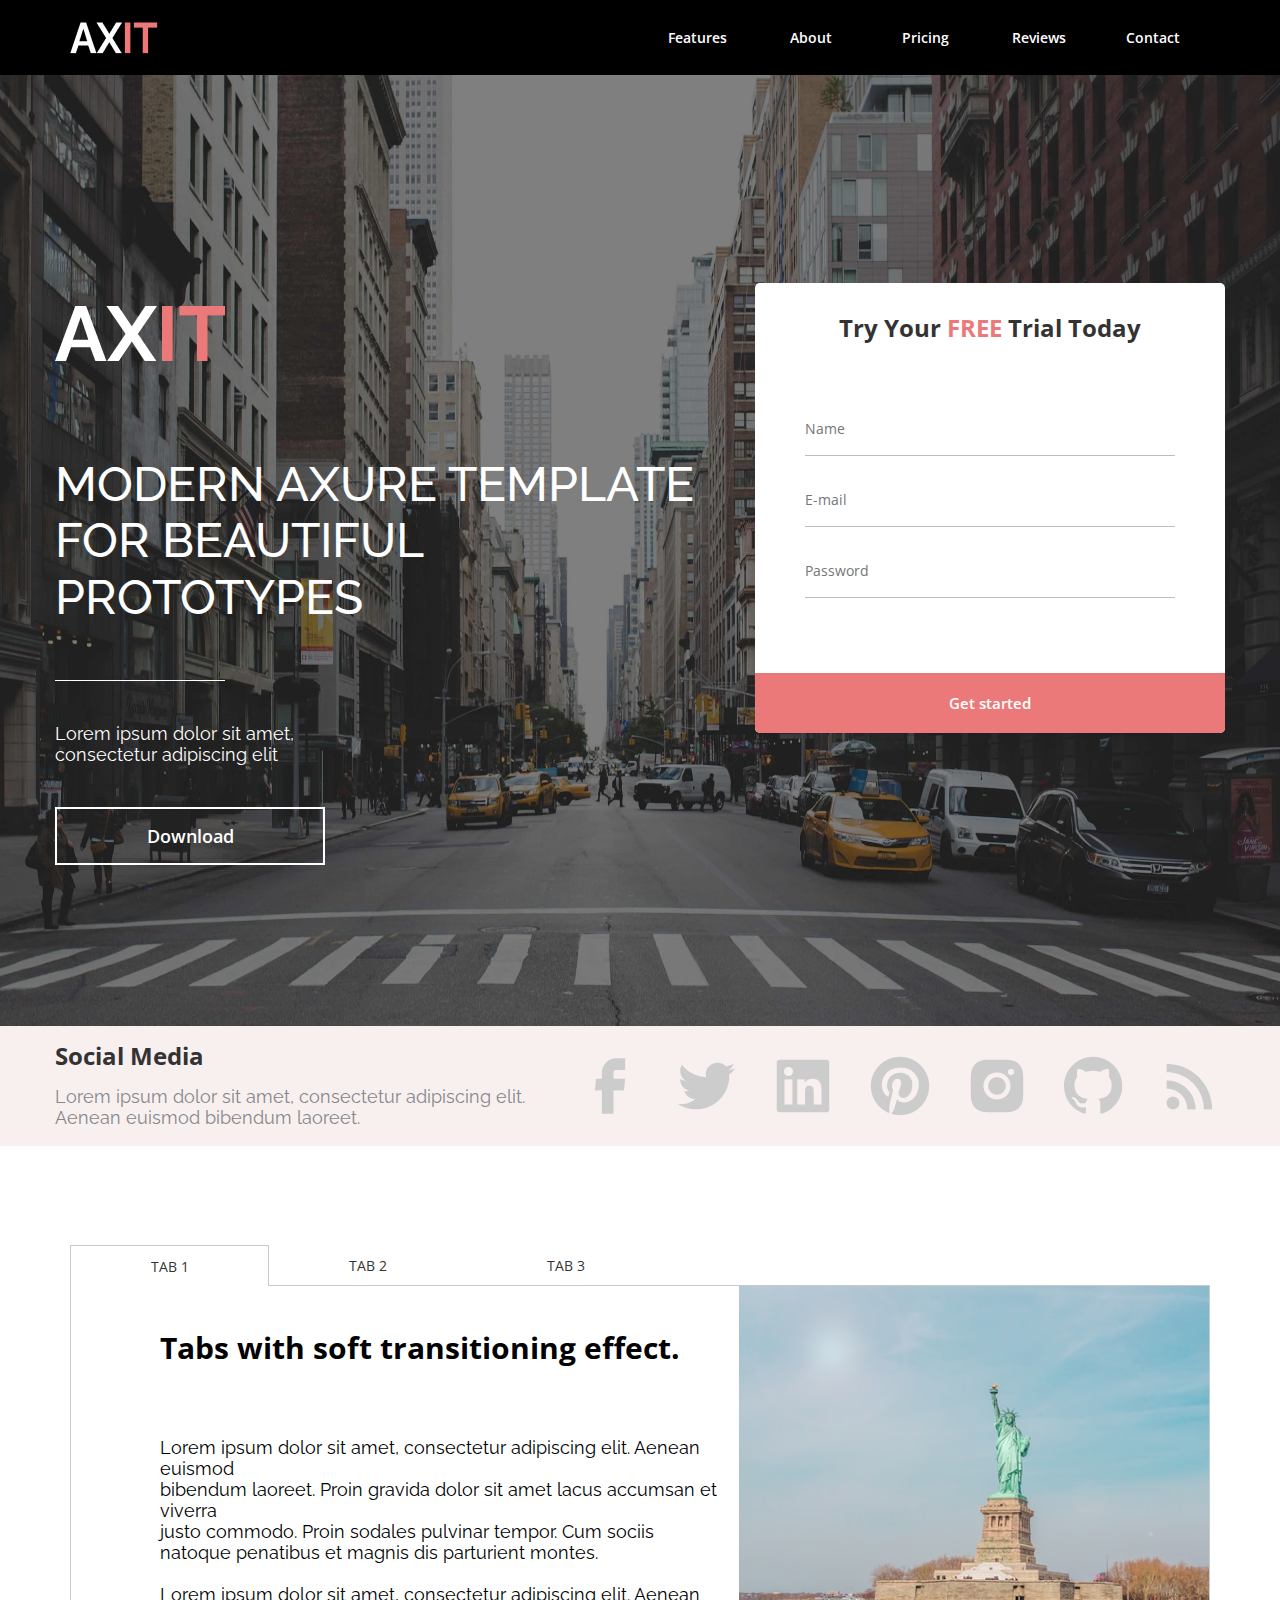
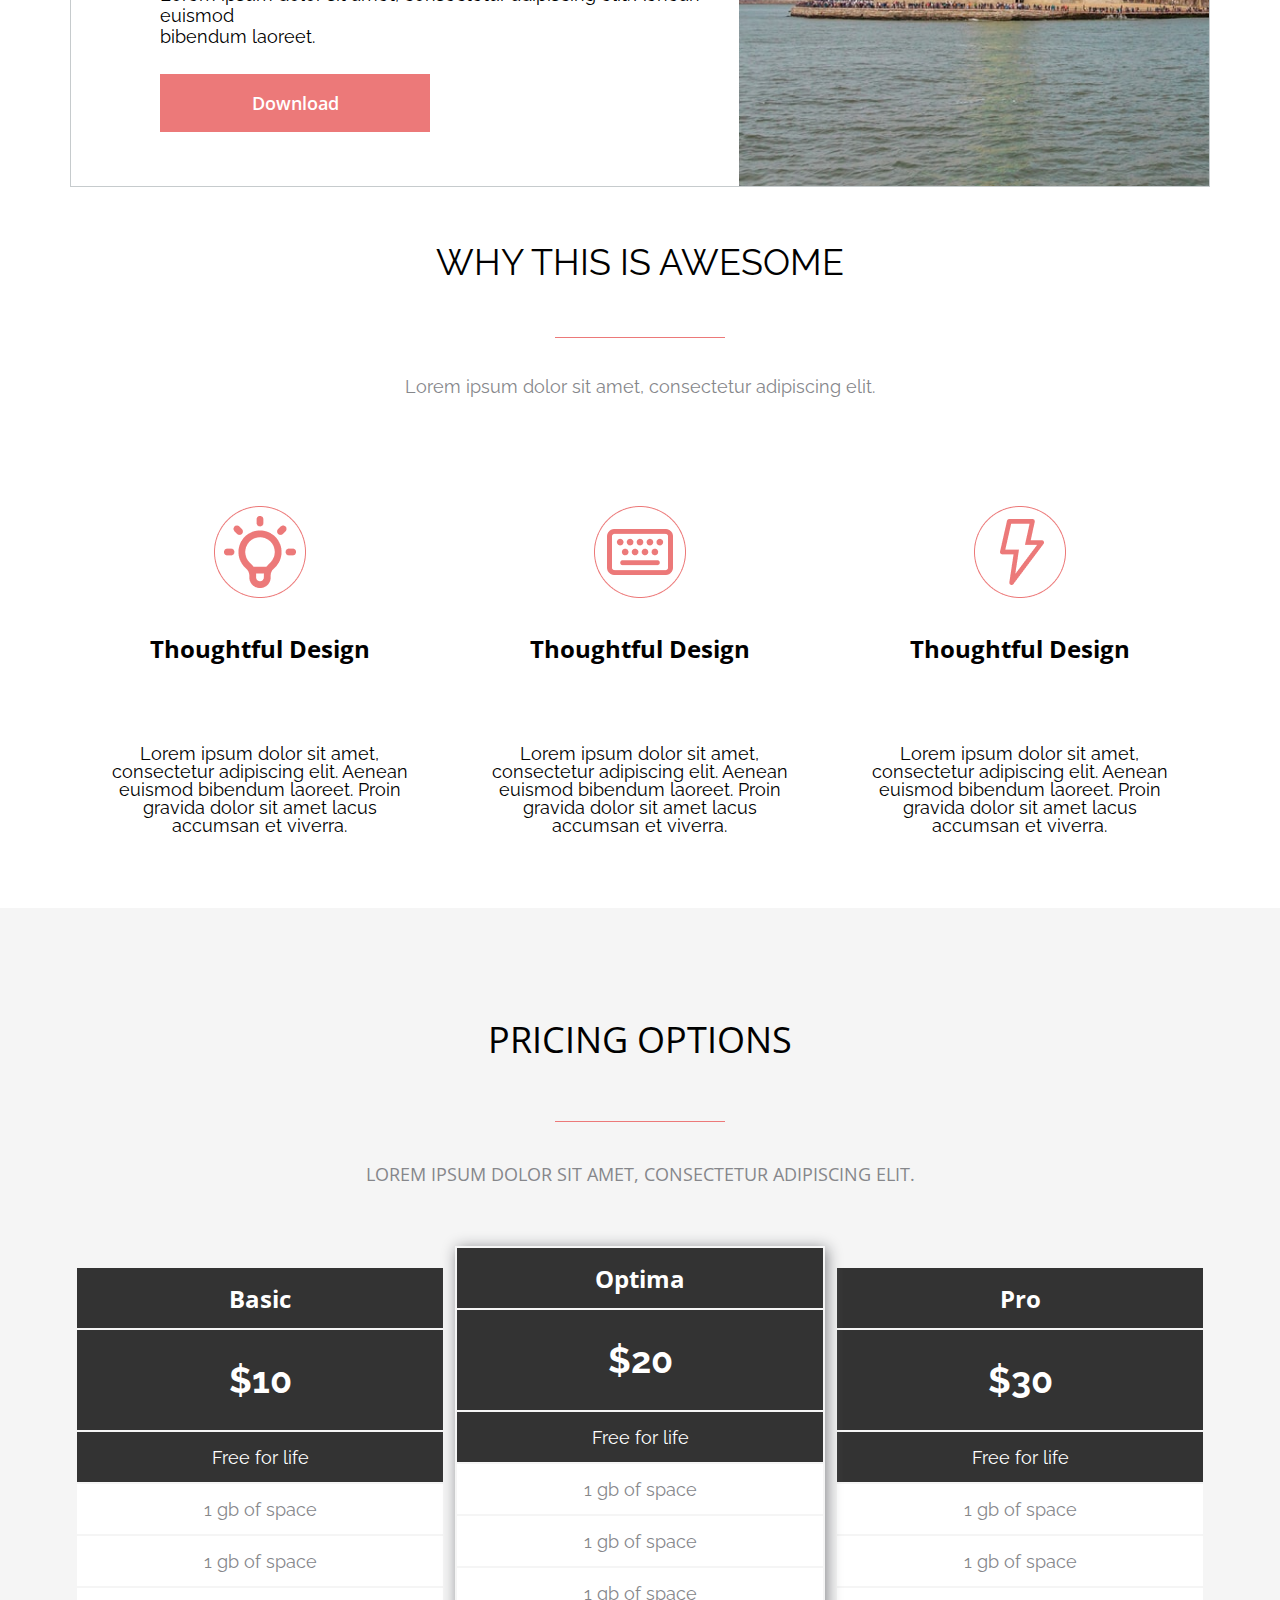
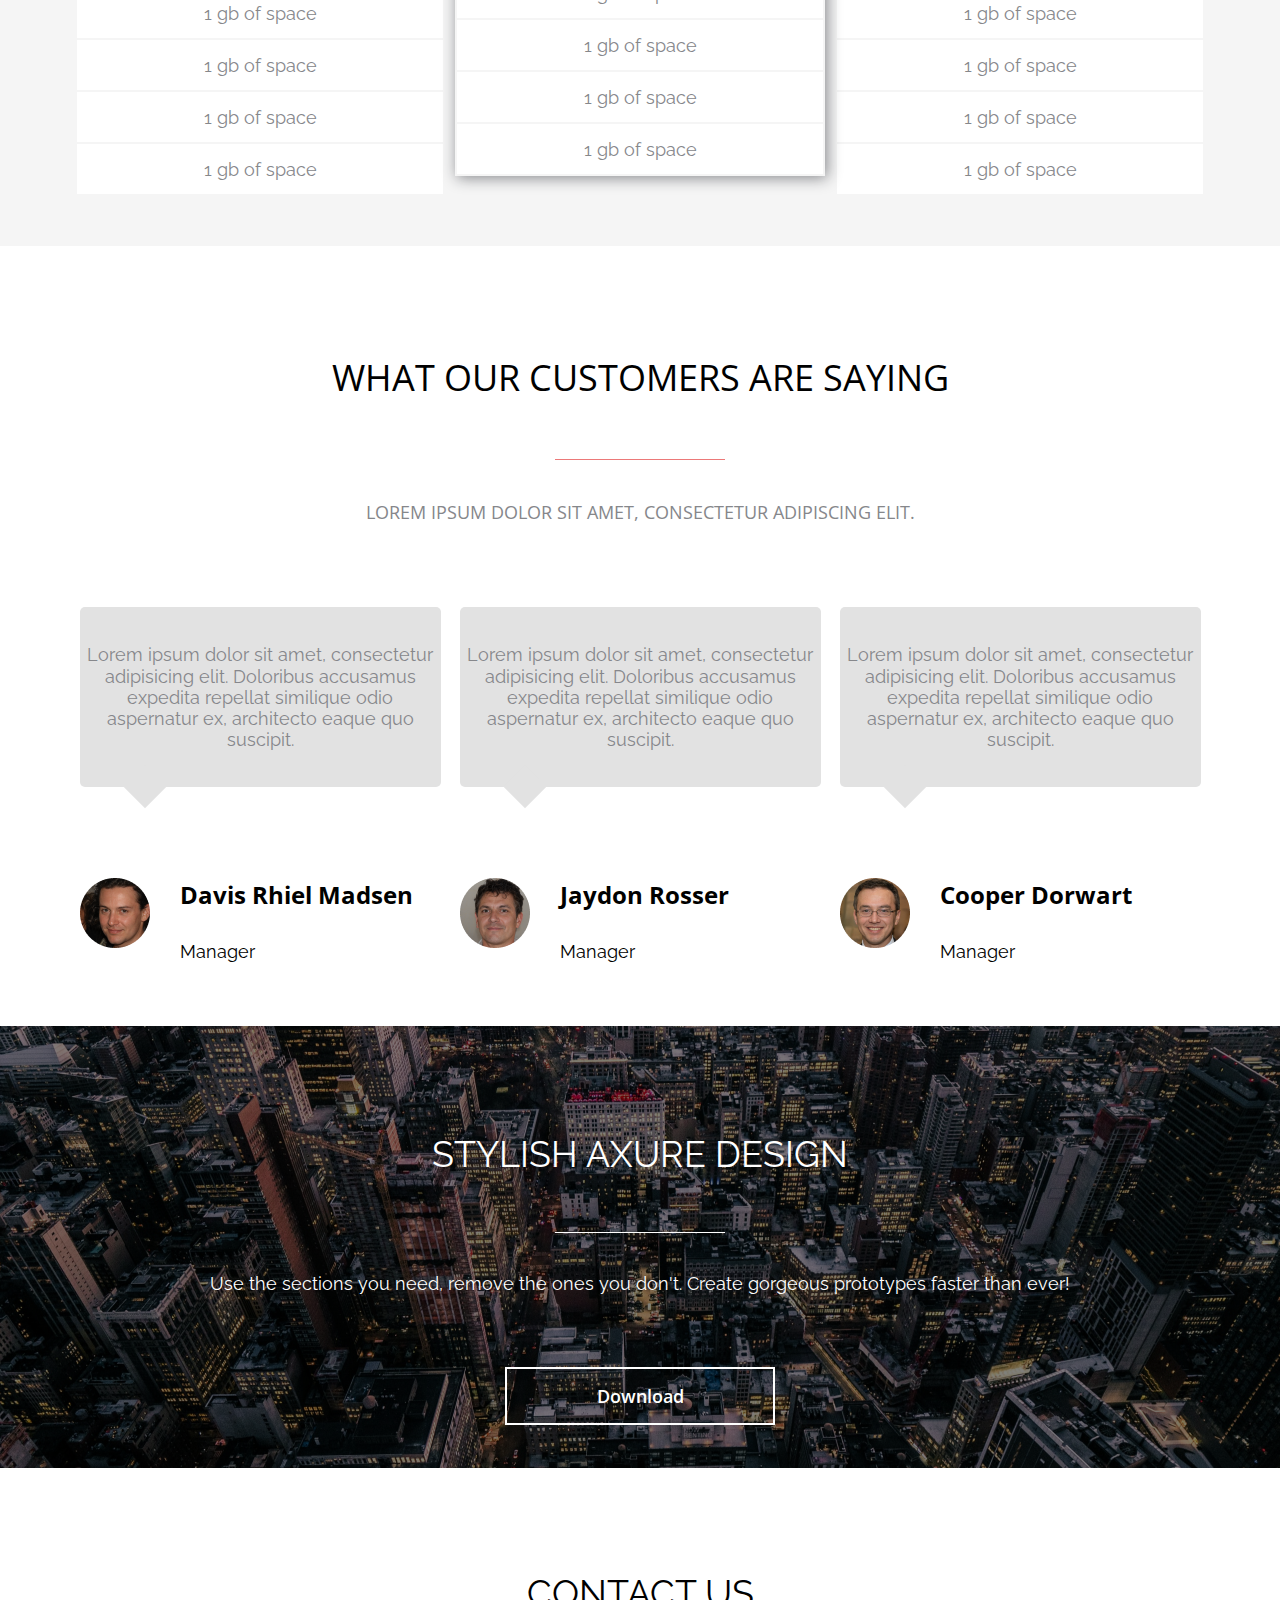
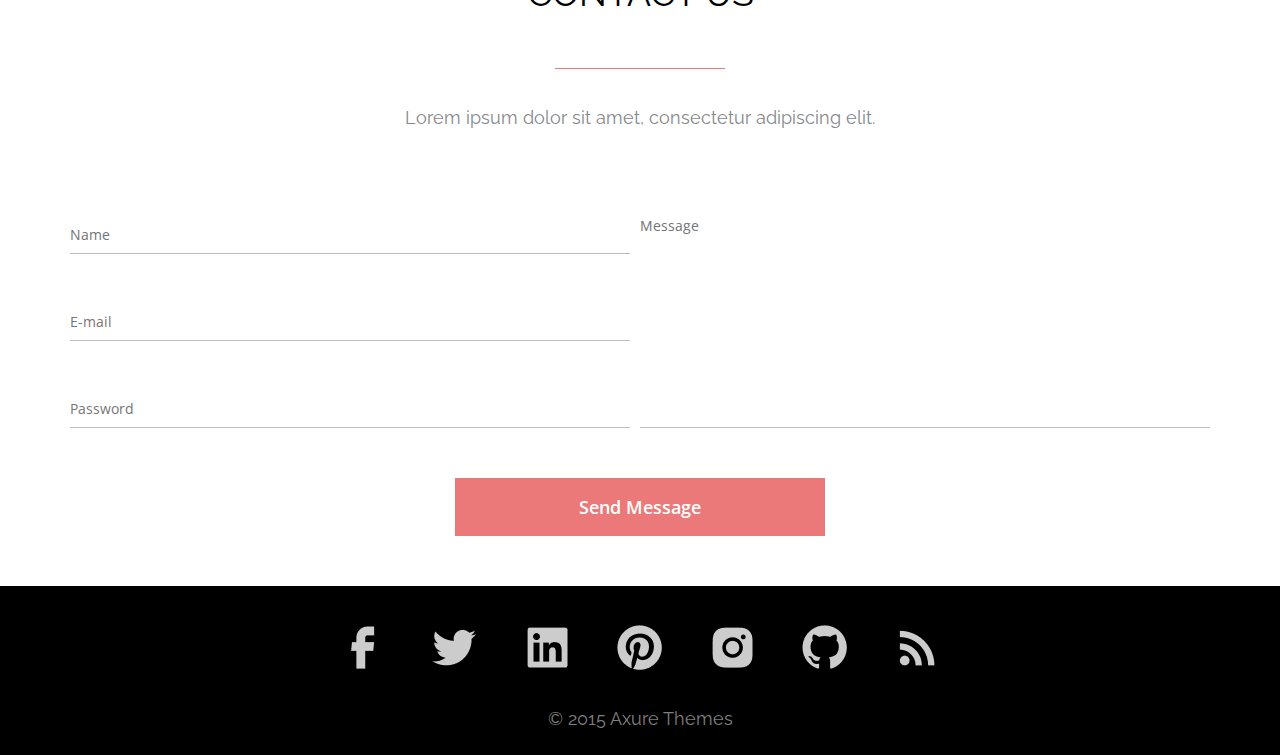
<file: index.html>
<!DOCTYPE html>
<html lang="en">
    <head>
        <meta charset="UTF-8">
        <meta name="viewport" content="width=device-width">
        <title>Awesome</title>
        <link rel="stylesheet" href="css/style.css">
        <link rel="stylesheet" href="css/features.css">
        <link rel="stylesheet" href="css/about.css">
        <link rel="stylesheet" href="css/prcing.css">
        <link rel="stylesheet" href="css/reviews.css">
        <link rel="stylesheet" href="css/header.css">
        <link rel="stylesheet" href="css/banner.css">
        <link rel="stylesheet" href="css/contact.css">
        <link rel="stylesheet" href="css/footer.css">
        <link href="https://fonts.googleapis.com/css2?family=Raleway&display=swap" rel="stylesheet">
        <link href="https://fonts.googleapis.com/css2?family=Open+Sans&display=swap" rel="stylesheet">

    </head>
    <body>
        <header class="header">
            <div class="header-container">
                <nav class="header-container__nav">
                    <div class="header-container__nav-container">
                        <a href="#" class="header-container__nav-container_logo"><img class="header-container__nav-container_logo-img"src="img/logo.png" alt="logo"></a>
                        <img class="header-container__nav-container_burger" src="img/burger.png" alt="img">
                        <div class="nav-container__nav-links">
                            <a href="#features" class="nav-container__nav-links_anchor">Features</a>
                            <a href="#about" class="nav-container__nav-links_anchor">About</a>
                            <a href="#pricing" class="nav-container__nav-links_anchor">Pricing</a>
                            <a href="#reviews" class="nav-container__nav-links_anchor">Reviews</a>
                            <a href="#contact" class="nav-container__nav-links_anchor">Contact</a>
                        </div>
                    </div>
                </nav>
                <div class="header-container__content">
                    <div class="header-container__content-container">
                        <div class="header-container__content-container__text">
                            <img class="header-container__content-container__text_big-logo" src="img/logo_big.png" alt="logo">
                            <h1 class="header-container__content-container__text_title">MODERN AXURE TEMPLATE FOR BEAUTIFUL PROTOTYPES</h1>
                            <hr class="header-container__content-container__text_line">
                            <h5 class="header-container__content-container__text_subtitle">Lorem ipsum dolor sit amet, consectetur adipiscing elit</h5>
                            <button class="header-container__content-container__text_button">Download</button>
                        </div>
                        <form class="header-container__content-container__form" action="#" method="get">
                            <h4 class="header-container__content-container__form_title">Try Your <span class="header-container__content-container__form_red">FREE</span> Trial Today</h4>
                                <input class="header-container__content-container__form_input" placeholder="Name" type="text" name="username">
                                <input class="header-container__content-container__form_input" placeholder="E-mail" type="email" name="email">
                                <input class="header-container__content-container__form_input" placeholder="Password" type="password" name="userpass">
                            <button class="header-container__content-container__form_button" type="submit">Get started</button>
                        </form>
                    </div>
                </div>
            </div>
            <div class="header__container-2">
                <div class="header__container-2__links">
                    <div class="header__container-2__links-text">
                        <h4 class="header__container-2__links-text_title">Social Media</h4>
                        <h5 class="header__container-2__links-text_subtitle">Lorem ipsum dolor sit amet, consectetur adipiscing elit. 
                            Aenean euismod bibendum laoreet.</h5>
                    </div>
                    <div class="header__container-2__links-img">
                        <a href="https://www.facebook.com/" target="_blank"><img class="header__container-2__links-img-pic" src="img/fb.png" alt="img"></a>
                        <a href="https://twitter.com/" target="_blank"><img class="header__container-2__links-img-pic" src="img/tw.png" alt="img"></a>
                        <a href="https://ru.linkedin.com/" target="_blank"><img class="header__container-2__links-img-pic" src="img/in.png" alt="img"></a>
                        <a href="https://www.pinterest.com/" target="_blank"><img class="header__container-2__links-img-pic" src="img/p.png" alt="img"></a>
                        <a href="https://www.instagram.com/" target="_blank"><img class="header__container-2__links-img-pic" src="img/inst.png" alt="img"></a>
                        <a href="https://github.com/" target="_blank"><img class="header__container-2__links-img-pic" src="img/git.png" alt="img"></a>
                        <a href="#"><img class="header__container-2__links-img-pic" src="img/hz.png" alt="img"></a>
                    </div>
                </div>
            </div>
        </header>
        <div class="main">
            <a name="features"></a>
            <div class="main-features">           
                <table class="main-features__table">
                    <tr>
                        <td class="main-features__table_act">Tab 1</td>
                        <td class="main-features__table_td">Tab 2</td>
                        <td class="main-features__table_td">Tab 3</td>
                        <td class="main-features__table_empty"></td>
                    </tr>
                </table>
                <div class="main-features__content">
                    <div class="main-features__content__text">
                        <h3 class="main-features__content__text_title">Tabs with soft transitioning effect.</h3>
                        <p class="main-features__content__text_subtitle">Lorem ipsum dolor sit amet, consectetur adipiscing elit. Aenean euismod<br> 
                            bibendum laoreet. Proin gravida dolor sit amet lacus accumsan et viverra<br> 
                            justo commodo. Proin sodales pulvinar tempor. Cum sociis natoque 
                            penatibus et magnis dis parturient montes.<br><br>
                            Lorem ipsum dolor sit amet, consectetur adipiscing elit. Aenean euismod<br>
                            bibendum laoreet.</p>
                        <button class="main-features__content__text_button" type="button">Download</button>
                    </div>
                    <img src="img/tabs.png" alt="img" class="main-features__content_img">
                </div>               
            </div>
            <a name="about"></a>
            <div class="main-about">
                <h2 class="main-about_title">WHY THIS IS AWESOME</h2>
                <hr class="main-about_border">
                <h5 class="main-about_subtitle">Lorem ipsum dolor sit amet, consectetur adipiscing elit.</h5>
                <div class="main-about__content">
                    <div class="main-about__blocks">
                        <img class="main-about__blocks_img" src="img/icon_1.png" alt="icon_1">
                        <h4 class="main-about__blocks_title">Thoughtful Design</h4>
                        <h5 class="main-about__blocks_subtitle">Lorem ipsum dolor sit amet, consectetur adipiscing 
                            elit. Aenean euismod bibendum laoreet. Proin gravida  dolor sit amet lacus accumsan et viverra.</h5>
                    </div>
                    <div class="main-about__blocks">
                        <img class="main-about__blocks_img" src="img/icon_2.png" alt="icon_2">
                        <h4 class="main-about__blocks_title">Thoughtful Design</h4>
                        <h5 class="main-about__blocks_subtitle">Lorem ipsum dolor sit amet, consectetur adipiscing 
                            elit. Aenean euismod bibendum laoreet. Proin gravida  dolor sit amet lacus accumsan et viverra.</h5>
                    </div>
                    <div class="main-about__blocks">
                        <img class="main-about__blocks_img" src="img/icon_3.png" alt="icon_3">
                        <h4 class="main-about__blocks_title">Thoughtful Design</h4>
                        <h5 class="main-about__blocks_subtitle">Lorem ipsum dolor sit amet, consectetur adipiscing 
                            elit. Aenean euismod bibendum laoreet. Proin gravida  dolor sit amet lacus accumsan et viverra.</h5>
                    </div>
                </div>
            </div>
            <a name="pricing"></a>
            <div class="main-pricing">
                <div class="main-pricing__container">
                    <h2 class="main-pricing__container_title">pricing options</h2>
                    <hr class="main-pricing__container_border">
                    <h5 class="main-pricing__container_subtitle">Lorem ipsum dolor sit amet, consectetur adipiscing elit.</h5>
                    <div class="main-pricing__container__table">
                        <table class="main-pricing__container__table_tab">
                            <tr class="main-pricing__container__table_title"><td>Basic</td></tr>
                            <tr class="main-pricing__container__table_cost"><td>$10</td></tr>
                            <tr class="main-pricing__container__table_text"><td>Free for life</td></tr>
                            <tr class="main-pricing__container__table_string"><td>1 gb of space</td></tr>
                            <tr class="main-pricing__container__table_string"><td>1 gb of space</td></tr>
                            <tr class="main-pricing__container__table_string"><td>1 gb of space</td></tr>
                            <tr class="main-pricing__container__table_string"><td>1 gb of space</td></tr>
                            <tr class="main-pricing__container__table_string"><td>1 gb of space</td></tr>
                            <tr class="main-pricing__container__table_string"><td>1 gb of space</td></tr>
                        </table>
                        <table class="main-pricing__container__table_tab main-pricing__container__table_shadow">
                            <tr class="main-pricing__container__table_title"><td>Optima</td></tr>
                            <tr class="main-pricing__container__table_cost"><td>$20</td></tr>
                            <tr class="main-pricing__container__table_text"><td>Free for life</td></tr>
                            <tr class="main-pricing__container__table_string"><td>1 gb of space</td></tr>
                            <tr class="main-pricing__container__table_string"><td>1 gb of space</td></tr>
                            <tr class="main-pricing__container__table_string"><td>1 gb of space</td></tr>
                            <tr class="main-pricing__container__table_string"><td>1 gb of space</td></tr>
                            <tr class="main-pricing__container__table_string"><td>1 gb of space</td></tr>
                            <tr class="main-pricing__container__table_string"><td>1 gb of space</td></tr>
                        </table>
                        <table class="main-pricing__container__table_tab">
                            <tr class="main-pricing__container__table_title"><td>Pro</td></tr>
                            <tr class="main-pricing__container__table_cost"><td>$30</td></tr>
                            <tr class="main-pricing__container__table_text"><td>Free for life</td></tr>
                            <tr class="main-pricing__container__table_string"><td>1 gb of space</td></tr>
                            <tr class="main-pricing__container__table_string"><td>1 gb of space</td></tr>
                            <tr class="main-pricing__container__table_string"><td>1 gb of space</td></tr>
                            <tr class="main-pricing__container__table_string"><td>1 gb of space</td></tr>
                            <tr class="main-pricing__container__table_string"><td>1 gb of space</td></tr>
                            <tr class="main-pricing__container__table_string"><td>1 gb of space</td></tr>
                        </table>
                    </div>
                </div>
            </div>
            <a name="reviews"></a>
            <div class="main-reviews">
                <h2 class="main-reviews_title">what our customers are saying</h2>
                <hr class="main-reviews_border">
                <h5 class="main-reviews_subtitle">Lorem ipsum dolor sit amet, consectetur adipiscing elit.</h5>
                <div class="main-reviews__customers">
                    <div class="main-reviews__customers-block">
                        <div class="main-reviews__customers-block_text">Lorem ipsum dolor sit amet, 
                            consectetur adipisicing elit. Doloribus 
                            accusamus expedita repellat similique 
                            odio aspernatur ex, architecto eaque 
                            quo suscipit.
                        </div>
                        <div class="main-reviews__customers-block_triangle"></div>
                        <div class="main-reviews__customers-block__photo">
                            <img class="main-reviews__customers-block__photo_img" src="img/Ellipse_1.png" alt="img">
                            <div class="main-reviews__customers-block__photo-info">
                                <h4 class="main-reviews__customers-block__photo-info_name">Davis Rhiel Madsen</h4>
                                <h5 class="main-reviews__customers-block__photo-info_job">Manager</h5>
                            </div>
                        </div>
                    </div>
                    <div class="main-reviews__customers-block">
                        <div class="main-reviews__customers-block_text">Lorem ipsum dolor sit amet, 
                            consectetur adipisicing elit. Doloribus 
                            accusamus expedita repellat similique 
                            odio aspernatur ex, architecto eaque 
                            quo suscipit.</div>
                        <div class="main-reviews__customers-block_triangle"></div>
                        <div class="main-reviews__customers-block__photo">
                            <img class="main-reviews__customers-block__photo_img" src="img/Ellipse_2.png" alt="img">
                            <div class="main-reviews__customers-block__photo-info">
                                <h4 class="main-reviews__customers-block__photo-info_name">Jaydon Rosser</h4>
                                <h5 class="main-reviews__customers-block__photo-info_job">Manager</h5>
                            </div>
                        </div>
                    </div>
                    <div class="main-reviews__customers-block">
                        <div class="main-reviews__customers-block_text">Lorem ipsum dolor sit amet, 
                            consectetur adipisicing elit. Doloribus 
                            accusamus expedita repellat similique 
                            odio aspernatur ex, architecto eaque 
                            quo suscipit.</div>
                        <div class="main-reviews__customers-block_triangle"></div>
                        <div class="main-reviews__customers-block__photo">
                            <img class="main-reviews__customers-block__photo_img" src="img/Ellipse_3.png" alt="img">
                            <div class="main-reviews__customers-block__photo-info">
                                <h4 class="main-reviews__customers-block__photo-info_name">Cooper Dorwart</h4>
                                <h5 class="main-reviews__customers-block__photo-info_job">Manager</h5>
                            </div>
                        </div>
                    </div>
                </div>
                <img class="main-reviews__customers_dots" src="img/dots.png" alt="img">               
            </div>
            <div class="main-banner">
                <div class="main-banner-bg">
                    <div class="main-banner-bg__content">
                        <h2 class="main-banner-bg__content_title">STYLISH AXURE DESIGN</h2>
                        <hr class="main-banner-bg__content_line">
                        <h5 class="main-banner-bg__content_subtitle">Use the sections you need, remove the ones you don't.  Create gorgeous prototypes faster than ever!</h5>
                        <div class="main-banner-bg__content__button">
                            <button class="main-banner-bg__content__button_none" download>Download</button>
                        </div>
                    </div>
                </div>
            </div>
            <a name="contact"></a>
            <div class="main-contact">
                <h2 class="main-contact_title">contact us</h2>
                <hr class="main-contact_border">
                <h5 class="main-contact_subtitle">Lorem ipsum dolor sit amet, consectetur adipiscing elit.</h5>
                <form class="main-contact__form" action="#" method="get">
                    <div class="main-contact__form-inputs">
                        <input class="main-contact__form-inputs_string" placeholder="Name" type="text" name="username">
                        <input class="main-contact__form-inputs_string" placeholder="E-mail" type="email" name="email">
                        <input class="main-contact__form-inputs_string" placeholder="Password" type="password" name="userpass">
                    </div>
                    <textarea class="main-contact__form-area" name="usermsg" placeholder="Message"></textarea>
                    <button class="main-contact__form_button" type="submit">Send Message</button>
                </form>
            </div>
        </div>
        <footer class="footer">
            <div class="footer__links">
                <a class="footer__links_icon" href="https://www.facebook.com/" target="_blank"><img class="footer__links_img" src="img/facebook_icon.png" alt="fb"></a>
                <a class="footer__links_icon" href="https://twitter.com/" target="_blank"><img class="footer__links_img" src="img/twitter_icon.png" alt="tw"></a>
                <a class="footer__links_icon" href="https://ru.linkedin.com/" target="_blank"><img class="footer__links_img" src="img/linkedin_icon.png" alt="in"></a>
                <a class="footer__links_icon" href="https://www.pinterest.com/" target="_blank"><img class="footer__links_img" src="img/pinterest_icon.png" alt="p"></a>
                <a class="footer__links_icon" href="https://www.instagram.com/" target="_blank"><img class="footer__links_img" src="img/instagram_icon.png" alt="inst"></a>
                <a class="footer__links_icon" href="https://github.com/" target="_blank"><img class="footer__links_img" src="img/github_icon.png" alt="git"></a>
                <a class="footer__links_icon" href="#"><img class="footer__links_img" src="img/rss_icon.png" alt="hz"></a>
            </div>
            <h5 class="footer_subtitle">© 2015 Axure Themes</h5>
        </footer>
    </body>
</file>
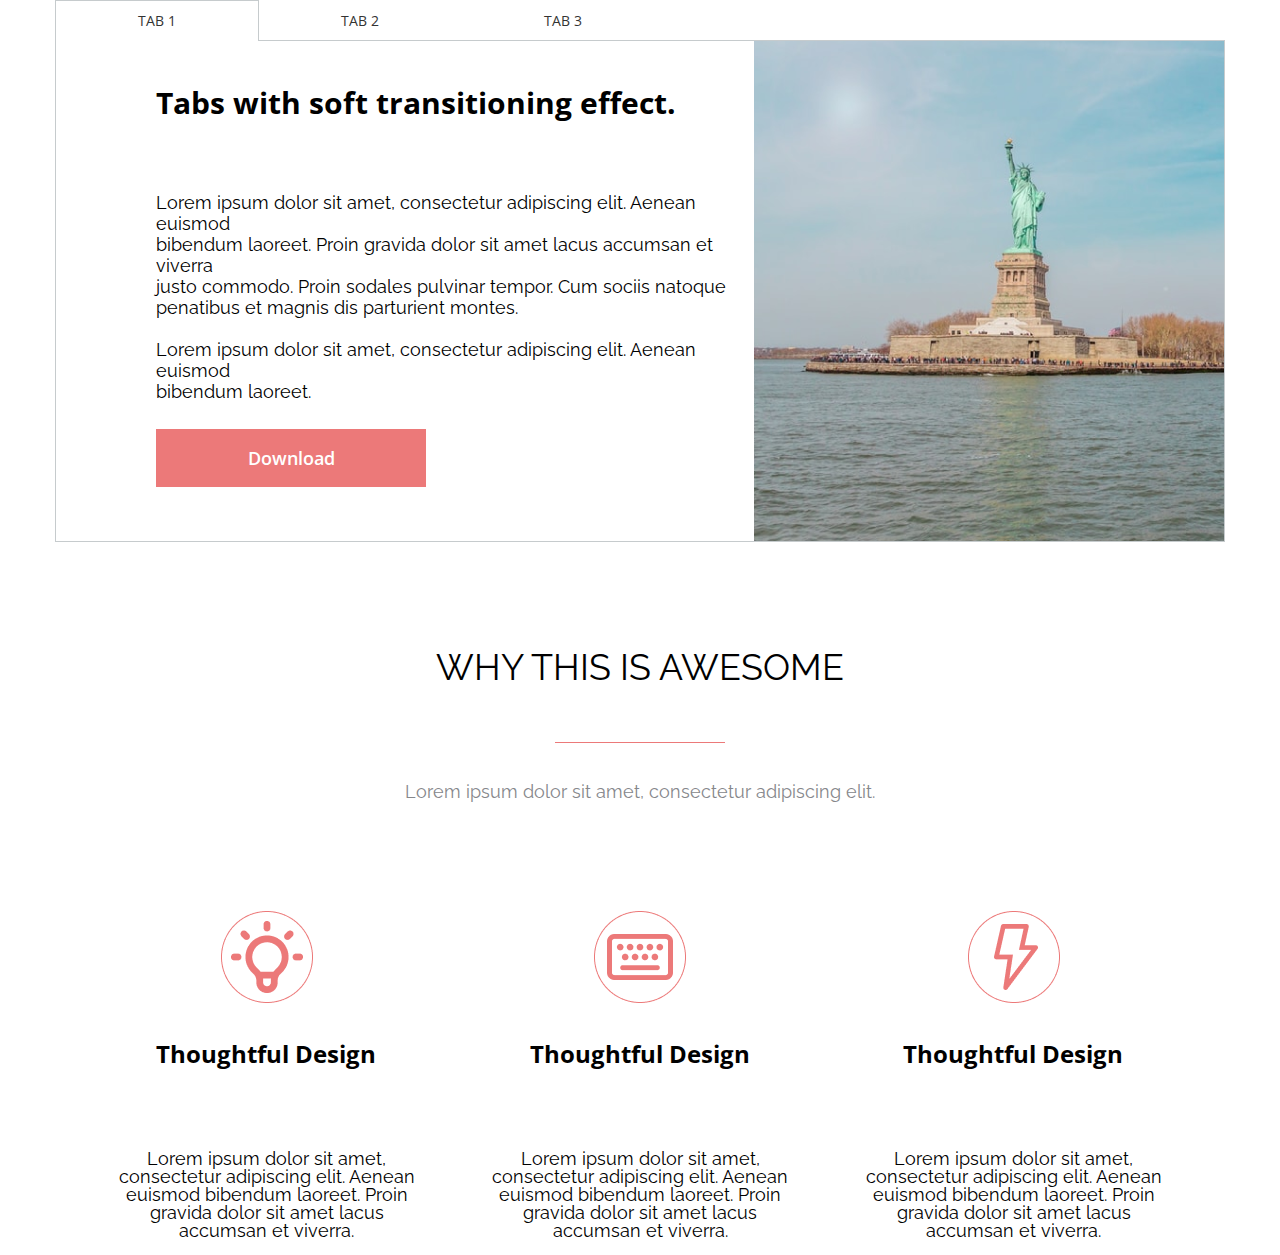
<file: awesome+tabs/index.html>
<!DOCTYPE html>
<html lang="en">
    <head>
        <meta charset="UTF-8">
        <title>Awesome</title>
        <link rel="stylesheet" href="style.css">
        <link href="https://fonts.googleapis.com/css2?family=Raleway&display=swap" rel="stylesheet">
        <link href="https://fonts.googleapis.com/css2?family=Open+Sans&display=swap" rel="stylesheet">
    </head>
    <body>
        <div class="container">
            <div class="tabs">
                <table class="tabs__table">
                    <tr class="tabs__table_tr">
                        <td class="tabs__table_act">Tab 1</td>
                        <td class="tabs__table_td">Tab 2</td>
                        <td class="tabs__table_td">Tab 3</td>
                        <td class="tabs__table_empty"></td>
                    </tr>
                </table>
                <div class="content">
                    <div class="content__text">
                        <h3 class="content__text_title">Tabs with soft transitioning effect.</h3>
                        <p class="content__text_subtitle">Lorem ipsum dolor sit amet, consectetur adipiscing elit. Aenean euismod<br> 
                            bibendum laoreet. Proin gravida dolor sit amet lacus accumsan et viverra<br> 
                            justo commodo. Proin sodales pulvinar tempor. Cum sociis natoque 
                            penatibus et magnis dis parturient montes.<br><br>

                            Lorem ipsum dolor sit amet, consectetur adipiscing elit. Aenean euismod<br>
                            bibendum laoreet.</p>
                            <button class="content__text_button" type="button">Download</button>
                    </div>
                    <img src="img/tabs.png" alt="img" class="content__img">
                </div>
            </div>
            <div class="awesome">
                <h2 class="awesome__title">WHY THIS IS AWESOME</h2>
                <hr class="awesome__border">
                <h5 class="awesome__subtitle">Lorem ipsum dolor sit amet, consectetur adipiscing elit.</h5>
                <div class="awesome__content">
                    <div class="awesome__content__blocks">
                        <img class="awesome__content__blocks_img" src="img/icon_1.png" alt="icon_1">
                        <h4 class="awesome__content__blocks_title">Thoughtful Design</h4>
                        <h5 class="awesome__content__blocks_subtitle">Lorem ipsum dolor sit amet, consectetur adipiscing 
                            elit. Aenean euismod bibendum laoreet. Proin gravida  dolor sit amet lacus accumsan et viverra.</h5>
                    </div>
                    <div class="awesome__content__blocks">
                        <img class="awesome__content__blocks_img" src="img/icon_2.png" alt="icon_2">
                        <h4 class="awesome__content__blocks_title">Thoughtful Design</h4>
                        <h5 class="awesome__content__blocks_subtitle">Lorem ipsum dolor sit amet, consectetur adipiscing 
                            elit. Aenean euismod bibendum laoreet. Proin gravida  dolor sit amet lacus accumsan et viverra.</h5>
                    </div>
                    <div class="awesome__content__blocks">
                        <img class="awesome__content__blocks_img" src="img/icon_3.png" alt="icon_3">
                        <h4 class="awesome__content__blocks_title">Thoughtful Design</h4>
                        <h5 class="awesome__content__blocks_subtitle">Lorem ipsum dolor sit amet, consectetur adipiscing 
                            elit. Aenean euismod bibendum laoreet. Proin gravida  dolor sit amet lacus accumsan et viverra.</h5>
                    </div>
                </div>
            </div>
        </div>
    </body>
</file>
<file: css/style.css>
*{
    padding: 0;
    margin: 0;
    border: 0;
}
*,*:before,*:after{
    -moz-box-sizing: border-box;
    -webkit-box-sizing: border-box;
    box-sizing: border-box;
}
:focus,:active{outline: none;}
a:focus,a:active{outline: none;}

nav,footer,header,aside{display: block;}

html,body{
    height: 100%;
    width: 100%;
    font-size: 100%;
    line-height: 1;
    font-size: 14px;
    -ms-text-size-adjust: 100%;
    -moz-text-size-adjust: 100%;
    -webkit-text-size-adjust: 100%;
}

input,button,textarea{font-family: inherit;}

input::-ms-clear{display: none;}
button{cursor: pointer;}
button::-moz-focus-inner {padding: 0;border: 0;}
a, a:visited{text-decoration: none;}
a:hover{text-decoration: none;}
ul li{list-style: none;}
img{vertical-align: top;}

/* ______________________________________________________ */

.container{
    max-width: 1170px;
    margin: auto;
}
/* .container-max{
    background-color: rgba(245, 245, 245, 1);
} */
</file>
<file: css/features.css>
.main-features{
    max-width: 1170px;
    margin: auto;
    padding-top: 99px;
    padding-left: 15px;
    padding-right: 15px;
}
@media (max-width: 1024px) {
    .main-features{
        padding-top: 50px;
    }
}
@media (max-width: 750px){
    .main-features{
        padding-top: 41px;
    }
}
.main-features__table{
    border-collapse: collapse;
}
.main-features__table_td{
    text-transform: uppercase;
    font-family: 'Open Sans', sans-serif;
    font-weight: 400;
    font-size: 14px;
    color: rgba(51, 51, 51, 1);
    line-height: 19px;
    width: 203px;
    height: 40px;
    text-align: center;
    border-bottom: solid 1px rgba(198, 203, 205, 1);
}
.main-features__table_act{
    text-transform: uppercase;
    font-family: 'Open Sans', sans-serif;
    font-weight: 400;
    font-size: 14px;
    color: rgba(51, 51, 51, 1);
    line-height: 19px;
    width: 203px;
    height: 40px;
    text-align: center;
    border-top: solid 1px rgba(198, 203, 205, 1);
    border-left: solid 1px rgba(198, 203, 205, 1);
    border-right: solid 1px rgba(198, 203, 205, 1);
    
}
.main-features__table_empty{
    width: 561px;
    height: 40px;
    border-bottom: solid 1px rgba(198, 203, 205, 1);
}
.main-features__content{
    border: solid 1px rgba(198, 203, 205, 1);
    border-top: none;
    display: flex;
    justify-content: flex-end;
}
.main-features__content__text{
    display: inline-block;
    width: 50%;
}
.main-features__content__text_title{
    font-weight: 700;
    font-size: 30px;
    font-family: 'Open Sans', sans-serif;
    padding-top: 47px;
}
.main-features__content__text_subtitle{
    font-weight: 400;
    font-size: 18px;
    font-family: 'Raleway', sans-serif;
    line-height: 21px;
    margin-top: 74px;
}
.main-features__content__text_button{
    margin-top: 27px;
    width: 270px;
    height: 58px;
    background-color: rgba(236, 121, 121, 1);
    color: white;
    font-weight: 600;
    font-size: 18px;
    font-family: 'Open Sans', sans-serif;
}
.main-features__content_img{
    display: inline-block;
    margin-left: 10px;
    max-width: 470px;
    max-height: 500px;
    width: 100%;
    height: 100%;
}
@media (max-width: 1024px){
    .main-features__content__text_title{
        font-size: 24px;
        padding-top: 32.5px;
    }
    .main-features__content__text_subtitle{
        font-size: 14px;
        margin-top: 70.5px;
        line-height: 16.44px;
    }
    .main-features__content__text_button{
        width: 231px;
        margin-top: 38px;
    }
    .main-features__content_img{
        max-width: 398px;
        max-height: 385px;
        margin-left: 0;
    }
}
@media (max-width: 750px){
    .main-features__content_img{
        display: none;
    }
    .main-features__table{
        width: 100%;
    }
    .main-features__table_empty{
        display: none;
    }
    .main-features__table_act{
        width: 33.333%;
    }
    .main-features__table_td{
        width: 33.333%;
    }
    .main-features__content__text{
        width: 100%;
        text-align: center;
        padding: 47px 20px 20px 30px;
    }
    .main-features__content__text_title{
        padding-top: 0;
    }
    .main-features__content__text_subtitle{
        margin-top: 76px;
    }
    .main-features__content__text_button{
        margin-top: 29px;
    }
}
.main-features__content__text_button:hover{
    background-color: rgba(171, 73, 73, 1);
}
.main-features__content__text_button:active{
    background-color: rgba(236, 121, 121, 1);
}
</file>
<file: css/about.css>
.main-about{
    text-align: center;
    max-width: 1170px;
    padding: 0 15px 58px;
    margin: 0 auto;
}
.main-about_title{
    height: 150px;
    font-family: 'Raleway', sans-serif;
    font-size: 36px;
    font-weight: 400;
    padding-top: 57px;
    padding-bottom: 57px;
}
.main-about_border{
    width: 170px;
    margin: auto;
    border: none;
	border-top: 1px solid rgba(236, 121, 121, 1);
}
.main-about_subtitle{
    font-family: 'Raleway', sans-serif;
    font-size: 18px;
    font-weight: 400;
    color: rgba(134, 135, 139, 1);
    margin-top: 40px;
}
.main-about__content{
    display: flex;
}
.main-about__blocks{
    display: inline-block;
    width: 33.333%;
    margin-top: 71px;
}
.main-about__blocks_img{
    max-width: 170px;
    max-height: auto;
}
.main-about__blocks_title{
    font-family: 'Open Sans', sans-serif;
    font-size: 24px;
    font-weight: 700;
    width: 100%;
    height: 100px;

}
.main-about__blocks_subtitle{
    font-family: 'Raleway', sans-serif;
    font-size: 18px;
    font-weight: 400;
    margin-top: 8px;
    height: 105px;
    padding: 0px 30px 0px 30px;
}
@media (max-width: 1024px){
    .main-about{
        padding-bottom: 0px;
    }
    .main-about_title{
        font-size: 24px;
        padding-top: 98px;
    }
    .main-about_border{
        width: 142px;
        margin-top: 48px;
    }
    .main-about_subtitle{
        font-size: 14px;
        margin-top: 32px;
    }
    .main-about__blocks{
        width: 33.333%;
    }
    .main-about__blocks_title{
        font-size: 18px;
    }
    .main-about__blocks_subtitle{
        font-size: 14px;
    }
    .main-about__blocks_img{
        max-width: 148px;
    }
}
@media (max-width: 750px){
    .main-about{
        padding-bottom: 60px;
    }
    .main-about_title{
        font-size: 18px;
        padding-top: 51px;
    }
    .main-about_border{
        width: 134px;
        margin-top: 51px;
    }
    .main-about_subtitle{
        font-size: 13px;
        margin-top: 25px;
    }
    .main-about__content{
        flex-direction: column;
        align-items: center;
        margin-top: 40px;
    }
    .main-about__blocks{
        width: 100%;
        margin-top: 43px;
    }
    .main-about__blocks_title{
        margin-top: 34px;
        height: auto;
    }
    .main-about__blocks_subtitle{
        margin-top: 41px;
        height: auto;
    }
}
</file>
<file: css/prcing.css>
.main-pricing{
    background-color: rgba(245, 245, 245, 1);
}
.main-pricing__container{
    max-width: 1170px;
    margin: auto;
    padding: 0 15px;
}
.main-pricing__container_title{
    font: 400 36px 'Open Sans', sans-serif;
    text-transform: uppercase;
    text-align: center;
    padding-top: 107px;
}
.main-pricing__container_border{
    width: 170px;
    margin: auto;
    border: none;
	border-top: 1px solid rgba(236, 121, 121, 1);
    margin-top: 57px;
}
.main-pricing__container_subtitle{
    font: 400 18px 'Open Sans', sans-serif;
    text-transform: uppercase;
    text-align: center;
    color: rgba(134, 135, 139, 1);
    margin-top: 40px;
}
.main-pricing__container__table{
    display: flex;
    justify-content: space-around;
    margin-top: 80px;
    padding-bottom: 50px;
}
.main-pricing__container__table_tab{
    max-width: 370px;
    width: 100%;
    max-height: 510px;
    height: 100%;
    text-align: center;
}
.main-pricing__container__table_shadow{
    box-shadow: 2px 2px 1em rgba(134, 135, 139, 1);
    position: relative;
    bottom: 20px;
}
.main-pricing__container__table_title{
    font: 700 24px 'Open Sans', sans-serif;
    background-color: rgba(51, 51, 51, 1);
    color: white;
    height: 60px;
}
.main-pricing__container__table_cost{
    font: 700 36px 'Raleway', sans-serif;
    background-color: rgba(51, 51, 51, 1);
    color: white;
    height: 100px;
}
.main-pricing__container__table_text{
    font: 400 18px 'Raleway', sans-serif;
    background-color: rgba(51, 51, 51, 1);
    color: white;
    height: 50px; 
}
.main-pricing__container__table_string{
    font: 400 18px 'Raleway', sans-serif;
    background-color: #FFFFFF;
    color: rgba(134, 135, 139, 1);
    height: 50px; 
}
@media (max-width: 1024px){
    .main-pricing__container_title{
        font-size: 24px;
        padding-top: 98px;
    }
    .main-pricing__container_border{
        width: 143px;
        margin-top: 48px;
    }
    .main-pricing__container_subtitle{
        font-size: 14px;
        margin-top: 32px;
    }
    .main-pricing__container__table{
        margin-top: 32px;
    }
    .main-pricing__container__table_tab{
        max-width: 317px;
        max-height: 452px;
    }
}
@media (max-width: 750px){
    .main-pricing__container_title{
        padding-top: 48px;
    }
    .main-pricing__container__table{
        flex-direction: column;
        align-items: center;
        margin-top: 24px;
        padding-bottom: 0;
    }
    .main-pricing__container_subtitle{
        margin-top: 24px;
    }
    .main-pricing__container__table_tab{
        margin-bottom: 27px;
    }
    .main-pricing__container__table_shadow{
        box-shadow: none;
        position: static;
    }
}
</file>
<file: css/reviews.css>
.main-reviews{
    max-width: 1170px;
    margin: auto;
    padding: 0 15px 64px;
}
.main-reviews_title{
    font: 400 36px 'Open Sans', sans-serif;
    text-transform: uppercase;
    text-align: center;
    padding-top: 107px;
}
.main-reviews_border{
    width: 170px;
    margin: auto;
    border: none;
	border-top: 1px solid rgba(236, 121, 121, 1);
    margin-top: 57px;
}
.main-reviews_subtitle{
    font: 400 18px 'Open Sans', sans-serif;
    text-transform: uppercase;
    text-align: center;
    color: rgba(134, 135, 139, 1);
    margin-top: 40px;
}
.main-reviews__customers{
    display: flex;
    justify-content: space-around;
    margin-top: 83px;
}
.main-reviews__customers-block{
    max-width: 370px;
    max-height: 400px;
    width: 100%;
    height: 100%;
    margin-left: 9.5px;
    margin-right: 9.5px;
}
.main-reviews__customers-block_text{
    background-color: #E2E2E2;
    color: rgba(134, 135, 139, 1);
    font: 400 18px 'Raleway', sans-serif;
    line-height: 21.13px;
    display: flex;
    text-align: center;
    align-items: center;
    height: 180px;
    border-radius: 5px;
}
.main-reviews__customers-block_triangle{
    width: 30px;
    height: 30px;
    transform: rotate(45deg);
    background-color: #E2E2E2;
    position: relative;
    bottom: 15px;
    left: 50px;
}
.main-reviews__customers-block__photo{
    margin-top: 46px;
    display: flex;
    align-items: center;
}
.main-reviews__customers-block__photo_img{
    max-width: 70px;
    max-height: 70px;
    width: 100%;
    height: 100%;
}
.main-reviews__customers-block__photo-info_name{
    font: 700 24px 'Open Sans', sans-serif;
    padding-top: 15px;
    padding-bottom: 15px;
}
.main-reviews__customers-block__photo-info_job{
    font: 400 18px 'Raleway', sans-serif;
    margin-top: 15px;
}
.main-reviews__customers-block__photo-info{
    margin-left: 30px;
}
.main-reviews__customers_dots{
    display: none;
}
@media (max-width: 1024px){
    .main-reviews{
        padding-bottom: 59px;
    }
    .main-reviews_title{
        font-size: 24px;
        padding-top: 98px;
    }
    .main-reviews_border{
        width: 142px;
        margin-top: 48px;
    }
    .main-reviews_subtitle{
        font-size: 14px;
        margin-top: 32px;
    }
    .main-reviews__customers{
        margin-top: 32px;
    }
    .main-reviews__customers-block{
        max-width: 317px;
    }
    .main-reviews__customers-block_text{
        font-size: 14px;
        padding: 30px;
        line-height: 16.44px;
    }
    .main-reviews__customers-block__photo{
        margin-top: 46px;
    }
    .main-reviews__customers-block__photo_img{
        max-width: 63px;
        max-height: 63px;
    }
    .main-reviews__customers-block__photo-info_name{
        font-size: 18px;
        padding-bottom: 0;
    }
    .main-reviews__customers-block__photo-info_job{
        font-size: 14px;
        margin-top: 18px;
    }
}
@media (max-width: 750px){
    .main-reviews{
        padding-bottom: 31px;
    }
    .main-reviews__customers-block:first-child{
        display: none;
    }
    .main-reviews__customers-block:last-child{
        display: none;
    }
    .main-reviews_title{
        padding-top: 48px;
    }
    .main-reviews_border{
        width: 134px;
    }
    .main-reviews_subtitle{
        margin-top: 24px;
    }
    .main-reviews__customers{
        margin-top: 24px;
    }
    .main-reviews__customers-block__photo{
        margin-top: 42px;
    }
    .main-reviews__customers_dots{
        display: block;
        margin: 32px auto 0;
    }
}
</file>
<file: css/header.css>
.header-container{
    background-image: url(../img/header_bg.png);
    background-repeat: no-repeat;
    background-size: cover;
    background-position: center;
    width: 100%;
}
.header-container__nav{
    background-color: black;
}
.header-container__nav-container{
    width: 100%;
    max-width: 1170px;
    margin: auto;
    display: flex;
    justify-content: space-between;
    padding: 0 15px;
}
.header-container__nav-container_logo-img{
    max-width: 184px;
    max-height: auto;
    width: 100%;
    
}
.header-container__nav-container_burger{
    align-self: center;
    display: none;
}
.nav-container__nav-links{
    width: 570px;
    display: flex;
}
.nav-container__nav-links_anchor{
    width: 114px;
    text-align: center;
    font-family: 'Open Sans', sans-serif;
    font-size: 14px;
    font-weight: 600;
    color: white;
    height: 75px;
    display: flex;
    justify-content: center;
    align-items: center;
}
@media (max-width: 1024px){
    .header-container__nav-container{
        max-width: 1024px;
        justify-content: right;
    }
    .header-container__nav-container_logo-img{
        margin-right: 140px;
    }
}
@media (max-width: 750px){
    .header-container__nav-container{
        max-width: 750px;
        justify-content: space-between;
    }
    .header-container__nav-container_logo{
        margin-right: 0;
        max-width: 130px;
        max-height: 56px;
    }
    .nav-container__nav-links{
        display: none;
    }
    .header-container__nav-container_burger{
        display: flex;
    }
}
.header-container__content{
    height: 951px;
    background-color: rgba(0, 0, 0, 0.5);
    z-index: 1;
    padding: 0 15px;
}
.header-container__content-container{
    max-width: 1170px;
    width: 100%;
    margin: auto;
    display: flex;
    padding-top: 208px;
    justify-content: space-between;
    padding-bottom: 185px;
}
.header-container__content-container__text{
    max-width: 670px;
    width: 100%; 
}
.header-container__content-container__text_title{
    font-family: 'Raleway', sans-serif;
    font-size: 48px;
    font-weight: 500;
    color: white;
    line-height: 56.35px;
    margin-top: 73px;
}
.header-container__content-container__text_big-logo{
    max-width: 270px;
    max-height: 100px;
    width: 100%;
    height: 100%;
}
.header-container__content-container__text_line{
    width: 170px;
    border-bottom: 1px solid white;
    margin-top: 55px;
}
.header-container__content-container__text_subtitle{
    font-family: 'Raleway', sans-serif;
    font-size: 18px;
    font-weight: 400;
    color: white;
    line-height: 21.13px;
    margin-top: 42px;
    width: 270px;
}
.header-container__content-container__text_button{
    width: 270px;
    height: 58px;
    color: white;
    font-family: 'Open Sans', sans-serif;
    font-size: 18px;
    font-weight: 600;
    border: 2px solid white;
    background-color: rgba(255, 255, 255, 0);
    margin-top: 42px;
}
@media (max-width: 1024px){
    .header-container__content{
        height: fit-content;
    }
    .header-container__content-container{
        justify-content: right;
        padding-top: 136px;
        padding-bottom: 106px;
    }
    .header-container__content-container__text{
        max-width: 454px;
        margin-right: 36px;
    }
    .header-container__content-container__text_big-logo{
        max-width: 183px;
        max-height: 75px;
    }
    .header-container__content-container__text_title{
        font-size: 36px;
        line-height: 42.26px;
        margin-top: 54px;
    }
    .header-container__content-container__text_line{
        width: 115px;
        margin-top: 42px;
    }
    .header-container__content-container__text_subtitle{
        font-size: 14px;
        line-height: 16.44px;
        margin-top: 31px;
    }
    .header-container__content-container__text_button{
        width: 183px;
        height: 50px;
        margin-top: 31px;
    }
}
@media (max-width: 750px){
    .header-container__content-container{
        flex-direction: column;
        align-items: center;
        padding-top: 85px;
        padding-bottom: 50px;
    }
    .header-container__content-container__text_big-logo{
        display: none;
    }
    .header-container__content-container__text{
        margin-right: 0;
        text-align: center;
    }
    .header-container__content-container__text_title{
        margin-top: 0;
    }
    .header-container__content-container__text_line{
        margin: 44px auto 0;
    }
    .header-container__content-container__text_subtitle{
        margin: 42px auto 0;
    }
    .header-container__content-container__text_button{
        width: 288px;
        margin-top: 42px;
    }
}
.header-container__content-container__form{
    max-width: 470px;
    width: 100%;
    max-height: 450px;
    height: 100%;
    background-color: white;
    border-radius: 5px;
}
.header-container__content-container__form_input{
    display: block;
}
.header-container__content-container__form_title{
    text-align: center;
    font-family: 'Open Sans', sans-serif;
    font-size: 24px;
    font-weight: 700;
    padding-top: 33px;
    padding-bottom: 33px;
    color: rgba(51, 51, 51, 1);
    margin-bottom: 29px;
}
.header-container__content-container__form_red{
    color: rgba(236, 121, 121, 1);
}
.header-container__content-container__form_input{
    max-width: 370px;
    width: 100%;
    margin: 0px auto;
    height: 54px;
    font-family: 'Open Sans', sans-serif;
    font-size: 14px;
    font-weight: 400;
    color: rgba(189, 189, 189, 1);
    margin-top: 17px;
    border-bottom: 1px solid rgba(189, 189, 189, 1);
}
.header-container__content-container__form_button{
    margin-top: 75px;
    width: inherit;
    height: 60px;
    background-color: rgba(236, 121, 121, 1);
    border-bottom-left-radius: 5px;
    border-bottom-right-radius: 5px;
    font-family: 'Open Sans', sans-serif;
    font-size: 15px;
    font-weight: 600;
    color: white;
}
@media (max-width: 1024px){
    .header-container__content-container__form{
        max-width: 398px;
        max-height: 450px;
    }
    .header-container__content-container__form_title{
        font-size: 18px;
        margin-bottom: 49px;
    }
    .header-container__content-container__form_input{
        max-width: 298px;
        height: 38px;
        margin-top: 33px;
    }
}
@media (max-width: 750px){
    .header-container__content-container__form{
        margin-top: 56px;
        max-width: 288px;
        max-height: 381px;
    }
    .header-container__content-container__form_title{
        font-size: 14px;
        font-weight: 700;
        margin-bottom: 0;
        padding-top: 38px;
        padding-bottom: 5px;
    }
    .header-container__content-container__form_input{
        max-width: 240px;
        height: 35px;
    }
    .header-container__content-container__form_button{
        margin-top: 51px;
    }
}
.header__container-2{
    background-color: rgba(248, 239, 239, 1);
    padding: 18px 15px;
}
.header__container-2__links{
    max-width: 1170px;
    width: 100%;
    margin: auto;
    display: flex;
    height: inherit;
    justify-content: space-between;
}
.header__container-2__links-text{
    max-width: 470px;
    width: 100%;
}
.header__container-2__links-text_title{
    font-family: 'Open Sans', sans-serif;
    font-size: 24px;
    font-weight: 700;
    color: rgba(51, 51, 51, 1);
}
.header__container-2__links-text_subtitle{
    font-family: 'Raleway', sans-serif;
    font-size: 18px;
    font-weight: 400;
    line-height: 21.13px;
    color: rgba(134, 135, 139, 1);
    margin-top: 18px;
}
.header__container-2__links-img{
    max-width: 650px;
    width: 100%;
    display: flex;
    justify-content: space-between;
    align-items: center;
}
.header__container-2__links-img-pic{
    max-width: 70px;
    width: 100%;
    max-height: 70px;
    height: 100%;
}
@media (max-width: 1024px){
    .header__container-2{
        padding: 31px 15px 44px 15px;
    }
    .header__container-2__links{
        max-width: 1024px;
    }
    .header__container-2__links-text_title{
        font-size: 18px;
    }
    .header__container-2__links-text_subtitle{
        font-size: 14px;
    }
    .header__container-2__links-img{
        max-width: 570px;
    }
    .header__container-2__links-img-pic{
        max-width: 64px;
        max-height: 64px;
    }
    .header__container-2__links-text{
        max-width: 402px;
    }
}
@media (max-width: 750px){
    .header__container-2__links{
        display: flex;
        flex-direction: column;
        align-items: center;
        text-align: center;
    }
    .header__container-2__links-img{
        margin-top: 32px;
    }
    .header__container-2__links-img-pic{
        max-width: 26px;
        max-height: 26px;
    }
}
.header-container__content-container__title_button:hover{
    color: rgba(236, 121, 121, 1);
    border-color: rgba(236, 121, 121, 1);
}
.header-container__content-container__title_button:active{
    background-color: rgba(171, 73, 73, 1);
    color: white;
    border-color: rgba(171, 73, 73, 1);
}
.header-container__content-container__form_button:hover{
    background-color: rgba(171, 73, 73, 1);
}
.header-container__content-container__form_button:active{
    background-color: rgba(236, 121, 121, 1);
}
.nav-container__nav-links_anchor:hover{
    background-color: rgba(236, 121, 121, 1);
}
.nav-container__nav-links_anchor:active{
background-color: rgba(171, 73, 73, 1);
}
</file>
<file: css/banner.css>
.main-banner{
    background-image: url(../img/banner_bg.png);
    background-repeat: no-repeat;
    background-size: cover;
    background-position: center;
    width: 100%;
    height: 442px;
}
.main-banner-bg{
    background-color: rgba(0, 0, 0, 0.5);
    height: inherit;
}
.main-banner-bg__content{
    max-width: 1170px;
    margin: auto;
}
.main-banner-bg__content_title{
    font: 400 36px 'Raleway', sans-serif;
    color: white;
    text-align: center;
    padding-top: 107px;
}
.main-banner-bg__content_line{
    width: 170px;
    margin: auto;
    border: none;
	border-top: 1px solid white;
    margin-top: 57px;
}
.main-banner-bg__content_subtitle{
    font: 400 18px 'Raleway', sans-serif;
    color: white;
    text-align: center;
    margin-top: 40px;
}
.main-banner-bg__content__button{
    display: flex;
    justify-content: center;
}
.main-banner-bg__content__button_none{
    width: 270px;
    height: 58px;
    color: white;
    font-family: 'Open Sans', sans-serif;
    font-size: 18px;
    font-weight: 600;
    border: 2px solid white;
    background-color: rgba(255, 255, 255, 0);
    margin-top: 73px;
}
.main-banner-bg__content__button_none:hover{
    color: rgba(236, 121, 121, 1);
    border-color: rgba(236, 121, 121, 1);
}
.main-banner-bg__content__button_none:active{
    background-color: rgba(171, 73, 73, 1);
    color: white;
    border-color: rgba(171, 73, 73, 1);
}
@media (max-width: 1024px){
    .main-banner{
        height: 358px;
    }
    .main-banner-bg__content_title{
        font-size: 24px;
        padding-top: 98px;
    }
    .main-banner-bg__content_line{
        width: 142px;
        margin-top: 48px;
    }
    .main-banner-bg__content_subtitle{
        font-size: 14px;
        margin-top: 32px;
    }
    .main-banner-bg__content__button_none{
        width: 318px;
        margin-top: 32px;
    }
}
@media (max-width: 750px){
    .main-banner-bg__content_title{
        padding-top: 48px;
    }
    .main-banner-bg__content_line{
        width: 134px;
    }
    .main-banner-bg__content_subtitle{
        margin-top: 16px;
        margin-left: 15px;
        margin-right: 15px;
    }
    .main-banner-bg__content__button_none{
        width: 287px;
        margin-top: 32px;
    }
}
</file>
<file: css/contact.css>
.main-contact{
    max-width: 1170px;
    margin: auto;
}
.main-contact_title{
    font-family: 'Raleway', sans-serif;
    font-size: 36px;
    font-weight: 400;
    padding-top: 107px;
    padding-bottom: 57px;
    text-align: center;
    text-transform: uppercase;
}
.main-contact_border{
    width: 170px;
    margin: auto;
    border: none;
	border-top: 1px solid rgba(236, 121, 121, 1);
}
.main-contact_subtitle{
    font-family: 'Raleway', sans-serif;
    font-size: 18px;
    font-weight: 400;
    color: rgba(134, 135, 139, 1);
    margin-top: 40px;
    text-align: center;
}

/* _______________________________________________ */

.main-contact__form{
    display: flex;
    flex-wrap: wrap;
    justify-content: space-between;
    margin: 89px 15px 0;
}
.main-contact__form-inputs{
    max-height: 211px;
    max-width: 50%;
    width: 100%;
    height: 100%;
    padding-right: 10px;
}
.main-contact__form-inputs_string{
    width: 100%;
    height: 38px;
    font-family: 'Open Sans', sans-serif;
    font-size: 14px;
    font-weight: 400;
    color: rgba(189, 189, 189, 1);
    margin-bottom: 49px;
    border-bottom: 1px solid rgba(189, 189, 189, 1);
}
.main-contact__form-area{
    font-family: 'Open Sans', sans-serif;
    font-size: 14px;
    font-weight: 400;
    resize: none;
    max-width: 50%;
    width: 100%;
    height: 212px;
    margin-bottom: 50px;
    border-bottom: 1px solid rgba(189, 189, 189, 1);
}
.main-contact__form_button{
    margin: auto;
    margin-bottom: 50px;
    width: 370px;
    height: 58px;
    background-color: rgba(236, 121, 121, 1);
    font-family: 'Open Sans', sans-serif;
    font-size: 18px;
    font-weight: 600;
    color: white;
}
.main-contact__form_button:hover{
    background-color: rgba(171, 73, 73, 1);
}
.main-contact__form_button:active{
    background-color: rgba(236, 121, 121, 1);
}
@media (max-width: 1024px){
    .main-contact_title{
        font-size: 24px;
        padding-top: 98px;
        padding-bottom: 0;
        font-weight: 700;
    }
    .main-contact_border{
        width: 143px;
        margin-top: 48px;
    }
    .main-contact_subtitle{
        font-size: 14px;
        margin-top: 32px;
    }
    .main-contact__form{
        margin-top: 72px;
    }
    .main-contact__form_button{
        width: 318px;
    }
}
@media (max-width: 750px){
    .main-contact_title{
        padding-top: 48px;
    }
    .main-contact_border{
        width: 134px;
    }
    .main-contact_subtitle{
        margin-top: 24px;
    }
    .main-contact__form{
        flex-direction: column;
        align-items: center;
        margin-top: 64px;
    }
    .main-contact__form-inputs{
        max-width: 100%;
    }
    .main-contact__form-area{
        max-width: 100%;
        margin-top: 49px;
    }
    .main-contact__form_button{
        width: 288px;
    }
}
</file>
<file: css/footer.css>
.footer{
    background-color: black;
    display: flex;
    padding-bottom: 27px;
    align-items: center;
    flex-direction: column;
}
.footer__links{
    padding-top: 35px;
}
.footer__links_icon{
    margin: 0px 17.5px 0px 17.5px;
}
.footer__links_img{
    max-width: 54px;
    width: 100%;
    max-height: 54px;
    height: 100%;
}
.footer_subtitle{
    font-family: 'Raleway', sans-serif;
    font-size: 18px;
    font-weight: 400;
    color: rgba(255, 255, 255, 0.5);
    margin-top: 35px;
}
@media (max-width: 1024px){
    .footer__links_img{
        max-width: 45px;
        max-height: 45px;
    }
    .footer_subtitle{
        font-size: 14px;
    }
}
@media (max-width: 750px){
    .footer__links{
        padding-left: 15px;
        padding-right: 15px;
        width: 100%;
        display: flex;
        justify-content: space-between;
    }
    .footer__links_icon{
        margin: 0;   
    }
    .footer__links_img{
        max-width: 26px;
        max-height: 26px;
    }
}
</file>
<file: awesome+tabs/style.css>
*{
    padding: 0;
    margin: 0;
    border: 0;
}
*,*:before,*:after{
    -moz-box-sizing: border-box;
    -webkit-box-sizing: border-box;
    box-sizing: border-box;
}
:focus,:active{outline: none;}
a:focus,a:active{outline: none;}

nav,footer,header,aside{display: block;}

html,body{
    height: 100%;
    width: 100%;
    font-size: 100%;
    line-height: 1;
    font-size: 14px;
    -ms-text-size-adjust: 100%;
    -moz-text-size-adjust: 100%;
    -webkit-text-size-adjust: 100%;
}

input,button,textarea{font-family: inherit;}

input::-ms-clear{display: none;}
button{cursor: pointer;}
button::-moz-focus-inner {padding: 0;border: 0;}
a, a:visited{text-decoration: none;}
a:hover{text-decoration: none;}
ul li{list-style: none;}
img{vertical-align: top;}

/* ______________________________________________________ */

.container{
    max-width: 1170px;
    margin: auto;
}
.awesome{
    text-align: center;
    margin: 50px 15px;
}
.awesome__title{
    height: 150px;
    font-family: 'Raleway', sans-serif;
    font-size: 36px;
    font-weight: 400;
    padding-top: 57px;
    padding-bottom: 57px;
}
.awesome__border{
    width: 170px;
    margin: auto;
    border: none;
	border-top: 1px solid rgba(236, 121, 121, 1);
}
.awesome__subtitle{
    font-family: 'Raleway', sans-serif;
    font-size: 18px;
    font-weight: 400;
    color: rgba(134, 135, 139, 1);
    margin-top: 40px;
}
.awesome__content__blocks{
    display: inline-block;
    width: 370px;
    height: 383px;
    margin-top: 71px;
}
.awesome__content__blocks_title{
    font-family: 'Open Sans', sans-serif;
    font-size: 24px;
    font-weight: 700;
    width: 369px;
    height: 100px;

}
.awesome__content__blocks_subtitle{
    font-family: 'Raleway', sans-serif;
    font-size: 18px;
    font-weight: 400;
    margin-top: 8px;
    height: 105px;
    padding: 0px 30px 0px 30px;
}

/* --------------------------------------- */

.tabs__table{
    border-collapse: collapse;
}
.tabs__table_td{
    text-transform: uppercase;
    font-family: 'Open Sans', sans-serif;
    font-weight: 400;
    font-size: 14px;
    color: rgba(51, 51, 51, 1);
    line-height: 19px;
    width: 203px;
    height: 40px;
    text-align: center;
    border-bottom: solid 1px rgba(198, 203, 205, 1);
}
.tabs__table_act{
    text-transform: uppercase;
    font-family: 'Open Sans', sans-serif;
    font-weight: 400;
    font-size: 14px;
    color: rgba(51, 51, 51, 1);
    line-height: 19px;
    width: 203px;
    height: 40px;
    text-align: center;
    border-top: solid 1px rgba(198, 203, 205, 1);
    border-left: solid 1px rgba(198, 203, 205, 1);
    border-right: solid 1px rgba(198, 203, 205, 1);
    
}
.tabs__table_empty{
    width: 561px;
    height: 40px;
    border-bottom: solid 1px rgba(198, 203, 205, 1);
}
.content__text{
    display: inline-block;
    width: 50%;
    margin-left: 100px;
}
.content__text_title{
    font-weight: 700;
    font-size: 30px;
    font-family: 'Open Sans', sans-serif;
    width: 570px;
    height: 124px;
    padding-top: 47px;
}
.content__text_subtitle{
    font-weight: 400;
    font-size: 18px;
    font-family: 'Raleway', sans-serif;
    line-height: 21px;
    margin-top: 27px;
}
.content__text_button{
    margin-top: 27px;
    width: 270px;
    height: 58px;
    background-color: rgba(236, 121, 121, 1);
    color: white;
    font-weight: 600;
    font-size: 18px;
    font-family: 'Open Sans', sans-serif;
}
.content__img{
    display: inline-block;
    margin-left: 10px;

}
.content{
    border: solid 1px rgba(198, 203, 205, 1);
    border-top: none;
}
</file>
